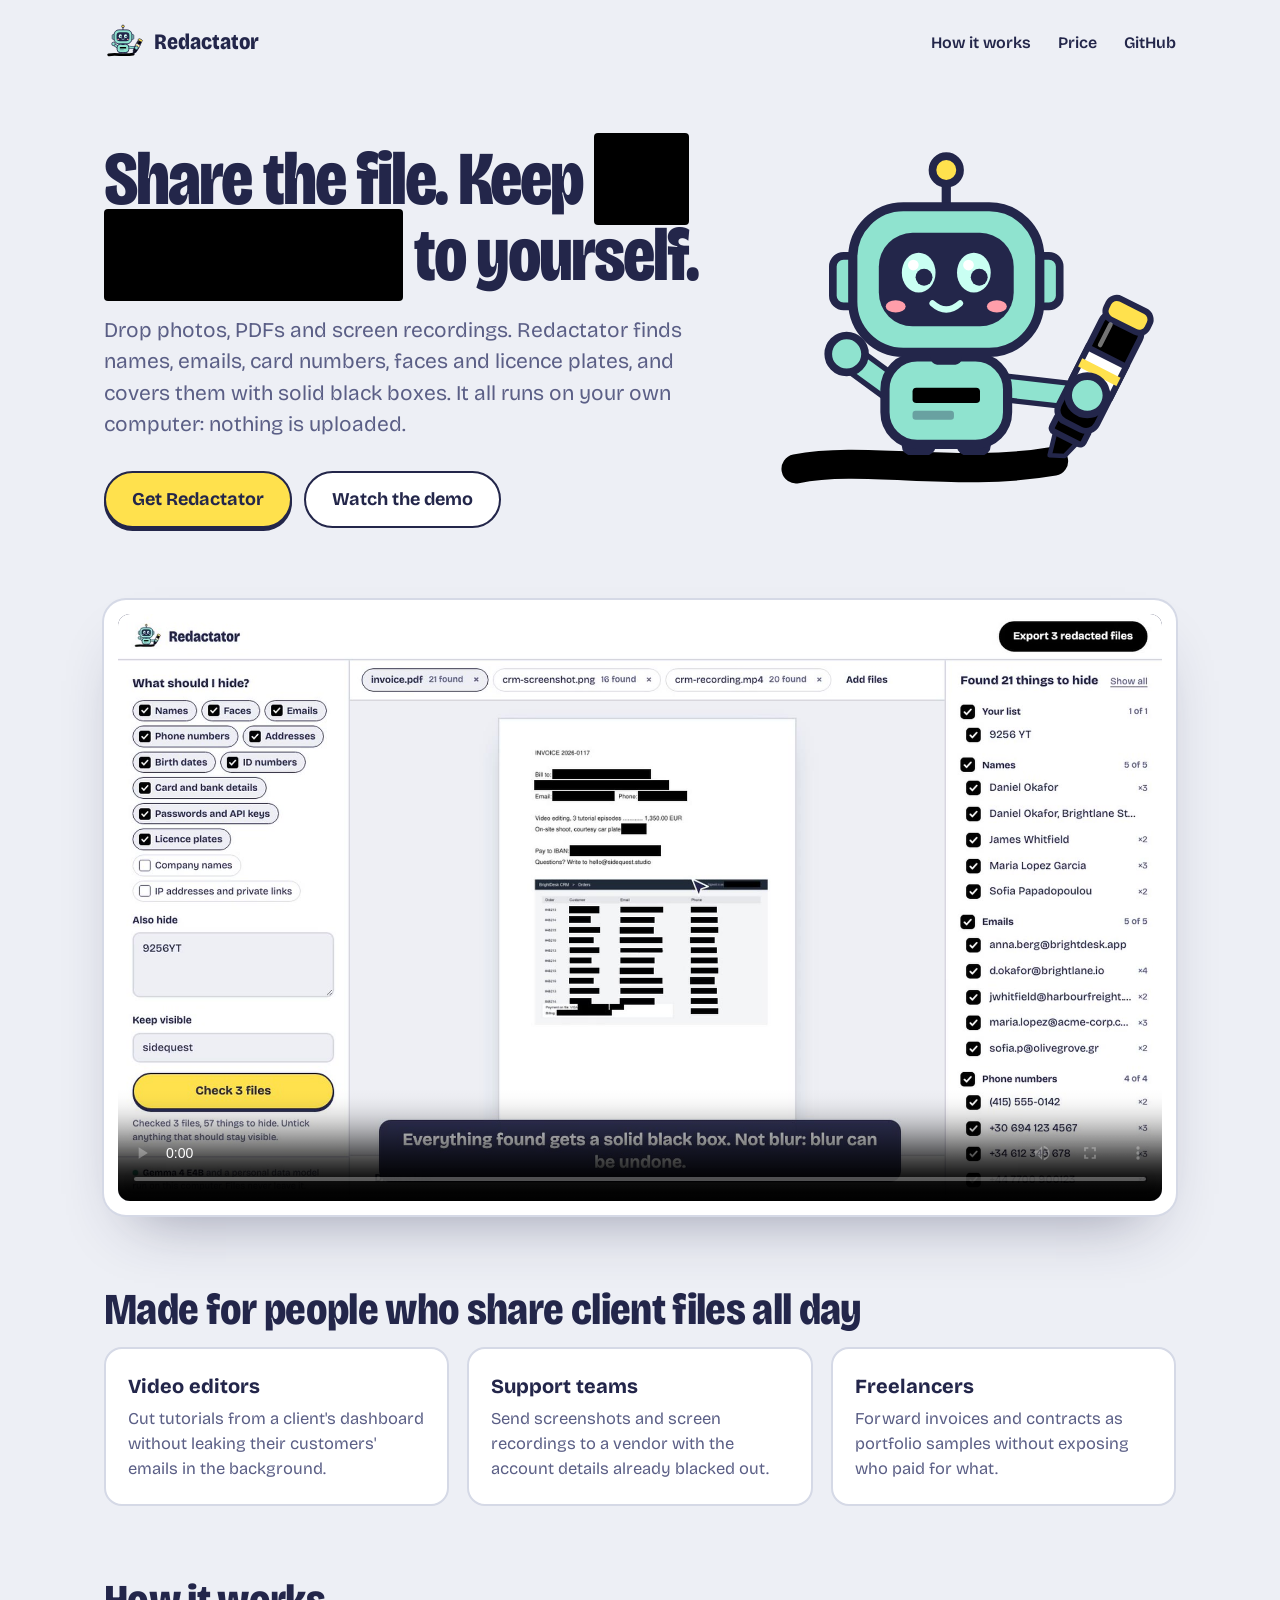
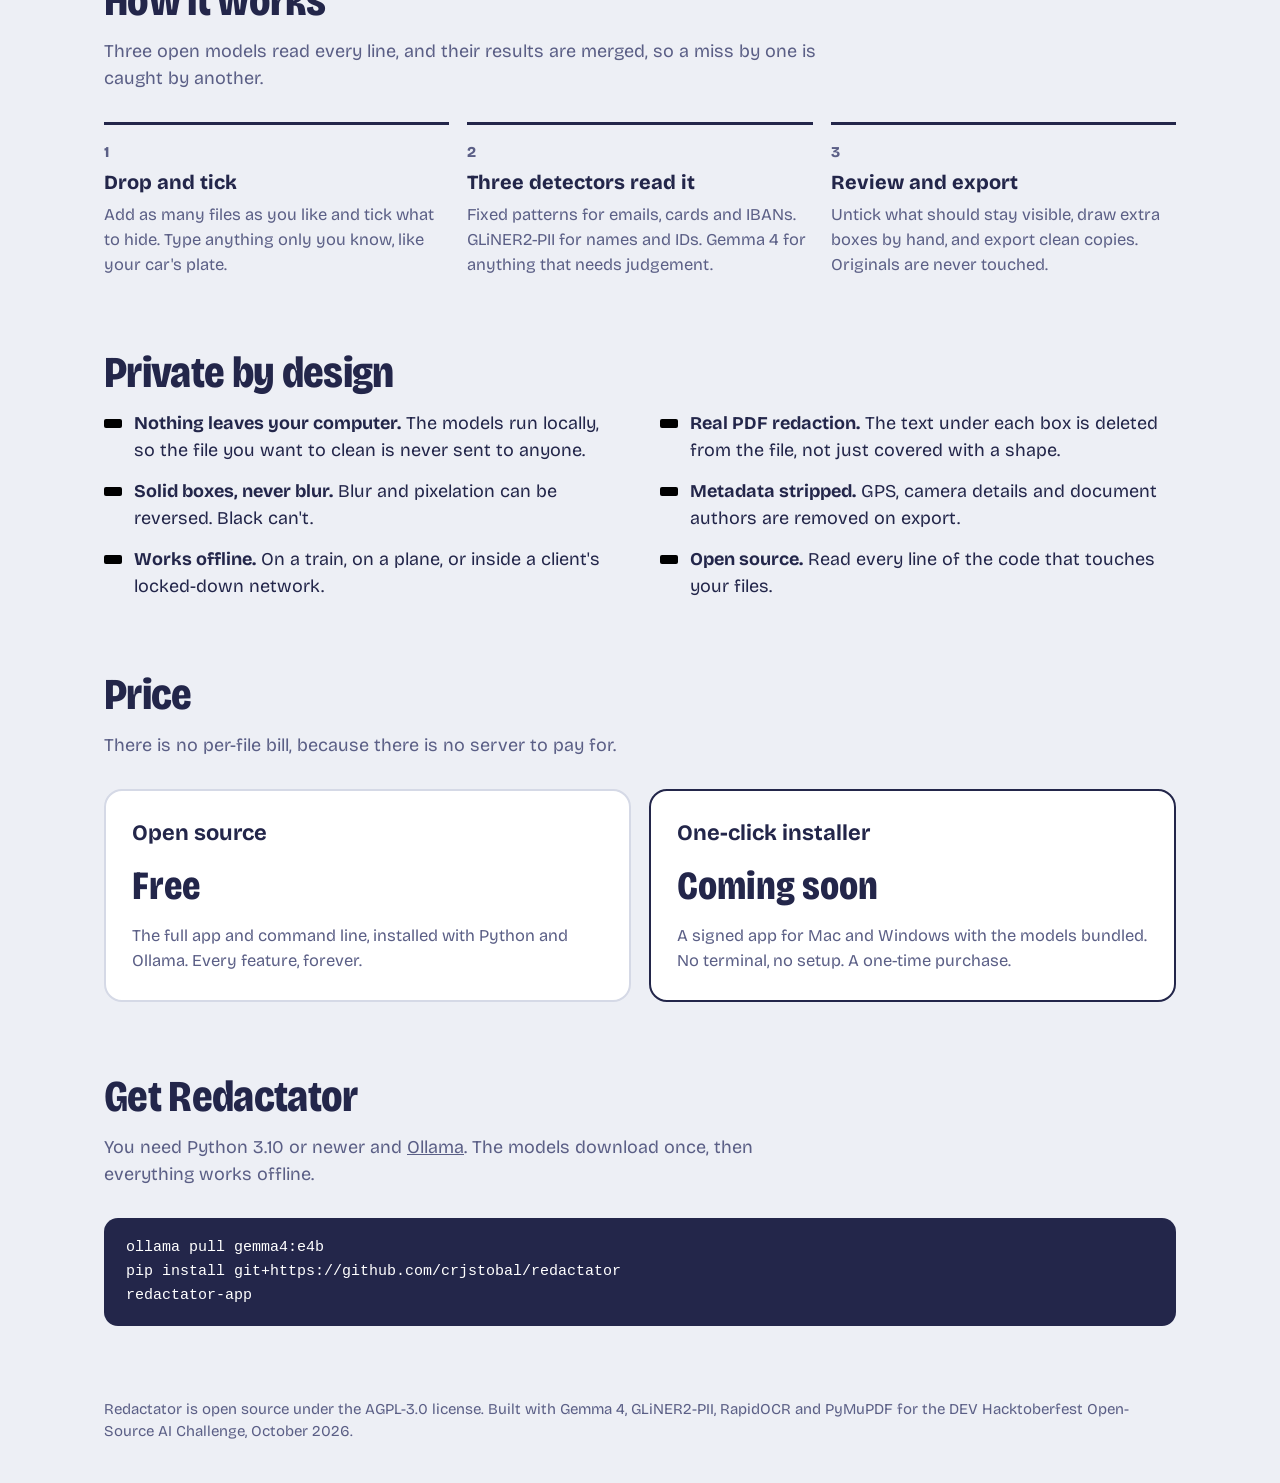
<file: docs/index.html>
<!doctype html>
<html lang="en">
<head>
  <meta charset="utf-8">
  <meta name="viewport" content="width=device-width, initial-scale=1">
  <title>Redactator: black out private data, on your own computer</title>
  <meta name="description" content="Drop photos, PDFs and screen recordings. Redactator finds names, emails, card numbers, faces and plates and covers them with solid black boxes. Nothing is uploaded.">
  <meta property="og:title" content="Redactator">
  <meta property="og:description" content="Black out private data in photos, PDFs and videos. Runs entirely on your computer.">
  <meta property="og:image" content="logo.png">
  <link rel="icon" href="logo.svg" type="image/svg+xml">
  <style>
    @font-face {
      font-family: "Bricolage";
      src: url("fonts/BricolageGrotesque.ttf") format("truetype");
      font-weight: 200 800;
      font-stretch: 75% 100%;
    }
    :root {
      --fog: #EDEFF5;
      --paper: #FFFFFF;
      --navy: #23264A;
      --navy-soft: #5B5F86;
      --line: #D5D9E6;
      --mint: #8FE3CF;
      --hi: #FFE14D;
      --ink: #000000;
      font-family: "Bricolage", ui-sans-serif, system-ui, sans-serif;
      font-size: 18px;
      line-height: 1.5;
      color: var(--navy);
    }
    * { box-sizing: border-box; }
    body { margin: 0; background: var(--fog); }
    a { color: inherit; }
    :focus-visible { outline: 3px solid var(--hi); outline-offset: 3px; border-radius: 6px; }
    .wrap { max-width: 1120px; margin: 0 auto; padding: 0 24px; }

    header { display: flex; align-items: center; justify-content: space-between; padding: 22px 0; }
    .brand { display: flex; align-items: center; gap: 10px; font-weight: 800; font-size: 22px; font-stretch: 85%; text-decoration: none; }
    .brand img { width: 40px; height: 40px; }
    nav a { margin-left: 22px; text-decoration: none; font-weight: 600; font-size: 16px; }
    nav a:hover { text-decoration: underline; text-underline-offset: 4px; }

    .hero { display: grid; grid-template-columns: 1.15fr .85fr; gap: 40px; align-items: center; padding: 40px 0 56px; }
    h1 { font-size: clamp(42px, 6vw, 76px); line-height: 1; font-weight: 800; font-stretch: 78%; letter-spacing: -0.025em; margin: 0 0 22px; }
    /* the one bold move: a phrase in the headline gets redacted, like the product does */
    .bar { background: var(--ink); color: var(--ink); border-radius: 4px; padding: 0 .08em; box-decoration-break: clone; -webkit-box-decoration-break: clone; }
    .lede { font-size: 21px; color: var(--navy-soft); max-width: 34em; margin: 0 0 30px; }
    .cta { display: flex; flex-wrap: wrap; gap: 12px; }
    .btn { display: inline-block; text-decoration: none; font-weight: 700; border-radius: 999px; padding: 13px 26px; border: 2px solid var(--navy); }
    .btn-mark { background: var(--hi); box-shadow: 0 3px 0 var(--navy); }
    .btn-ghost { background: var(--paper); }
    .hero img { width: 100%; max-width: 420px; justify-self: center; }

    .video { background: var(--paper); border-radius: 22px; padding: 14px; box-shadow: 0 0 0 2px var(--line), 0 30px 60px -30px rgba(35,38,74,.45); }
    .video video { display: block; width: 100%; border-radius: 12px; background: var(--navy); }

    section { padding: 72px 0 0; }
    h2 { font-size: clamp(30px, 3.6vw, 44px); line-height: 1.05; font-weight: 800; font-stretch: 82%; letter-spacing: -0.015em; margin: 0 0 14px; }
    .sub { color: var(--navy-soft); max-width: 40em; margin: 0 0 30px; }

    .who { display: grid; grid-template-columns: repeat(3, 1fr); gap: 18px; }
    .who div { background: var(--paper); border: 2px solid var(--line); border-radius: 18px; padding: 22px; }
    .who h3, .steps h3 { margin: 0 0 6px; font-size: 20px; font-weight: 750; }
    .who p, .steps p { margin: 0; color: var(--navy-soft); font-size: 16.5px; }

    .steps { list-style: none; padding: 0; margin: 0; display: grid; grid-template-columns: repeat(3, 1fr); gap: 18px; counter-reset: s; }
    .steps li { counter-increment: s; padding-top: 16px; border-top: 3px solid var(--navy); }
    .steps li::before { content: counter(s); display: block; font-weight: 800; font-size: 15px; color: var(--navy-soft); margin-bottom: 4px; }

    .promise { display: grid; grid-template-columns: repeat(2, 1fr); gap: 14px 40px; margin: 0; padding: 0; list-style: none; }
    .promise li { padding-left: 30px; position: relative; }
    .promise li::before { content: ""; position: absolute; left: 0; top: .5em; width: 18px; height: 9px; background: var(--ink); border-radius: 2px; }
    .promise b { font-weight: 700; }

    .price { display: grid; grid-template-columns: 1fr 1fr; gap: 18px; }
    .plan { background: var(--paper); border: 2px solid var(--line); border-radius: 18px; padding: 26px; }
    .plan.main { border-color: var(--navy); }
    .plan h3 { margin: 0; font-size: 22px; }
    .plan .amount { font-size: 40px; font-weight: 800; font-stretch: 80%; margin: 6px 0 8px; }
    .plan p { margin: 0; color: var(--navy-soft); font-size: 16.5px; }

    pre { background: var(--navy); color: #fff; border-radius: 14px; padding: 18px 22px; overflow-x: auto; font: 15px/1.6 ui-monospace, Menlo, monospace; margin: 0; }
    footer { padding: 72px 0 40px; color: var(--navy-soft); font-size: 15px; }

    @media (max-width: 820px) {
      .hero { grid-template-columns: 1fr; padding-top: 16px; }
      .hero img { max-width: 260px; order: -1; }
      .who, .steps, .price, .promise { grid-template-columns: 1fr; }
      nav a:not(:last-child) { display: none; }
    }
  </style>
</head>
<body>
  <div class="wrap">
    <header>
      <a class="brand" href="./"><img src="logo.svg" alt=""><span>Redactator</span></a>
      <nav>
        <a href="#how">How it works</a>
        <a href="#price">Price</a>
        <a href="https://github.com/crjstobal/redactator">GitHub</a>
      </nav>
    </header>

    <div class="hero">
      <div>
        <h1>Share the file. Keep <span class="bar">the private bits</span> to yourself.</h1>
        <p class="lede">Drop photos, PDFs and screen recordings. Redactator finds names, emails, card numbers, faces and licence plates, and covers them with solid black boxes. It all runs on your own computer: nothing is uploaded.</p>
        <div class="cta">
          <a class="btn btn-mark" href="#get">Get Redactator</a>
          <a class="btn btn-ghost" href="#demo">Watch the demo</a>
        </div>
      </div>
      <img src="logo.svg" alt="Redactator, a small robot holding a big black marker">
    </div>

    <div class="video" id="demo">
      <video src="demo.mp4" poster="demo-poster.jpg" controls preload="metadata" playsinline></video>
    </div>

    <section>
      <h2>Made for people who share client files all day</h2>
      <div class="who">
        <div><h3>Video editors</h3><p>Cut tutorials from a client's dashboard without leaking their customers' emails in the background.</p></div>
        <div><h3>Support teams</h3><p>Send screenshots and screen recordings to a vendor with the account details already blacked out.</p></div>
        <div><h3>Freelancers</h3><p>Forward invoices and contracts as portfolio samples without exposing who paid for what.</p></div>
      </div>
    </section>

    <section id="how">
      <h2>How it works</h2>
      <p class="sub">Three open models read every line, and their results are merged, so a miss by one is caught by another.</p>
      <ol class="steps">
        <li><h3>Drop and tick</h3><p>Add as many files as you like and tick what to hide. Type anything only you know, like your car's plate.</p></li>
        <li><h3>Three detectors read it</h3><p>Fixed patterns for emails, cards and IBANs. GLiNER2-PII for names and IDs. Gemma 4 for anything that needs judgement.</p></li>
        <li><h3>Review and export</h3><p>Untick what should stay visible, draw extra boxes by hand, and export clean copies. Originals are never touched.</p></li>
      </ol>
    </section>

    <section>
      <h2>Private by design</h2>
      <ul class="promise">
        <li><b>Nothing leaves your computer.</b> The models run locally, so the file you want to clean is never sent to anyone.</li>
        <li><b>Real PDF redaction.</b> The text under each box is deleted from the file, not just covered with a shape.</li>
        <li><b>Solid boxes, never blur.</b> Blur and pixelation can be reversed. Black can't.</li>
        <li><b>Metadata stripped.</b> GPS, camera details and document authors are removed on export.</li>
        <li><b>Works offline.</b> On a train, on a plane, or inside a client's locked-down network.</li>
        <li><b>Open source.</b> Read every line of the code that touches your files.</li>
      </ul>
    </section>

    <section id="price">
      <h2>Price</h2>
      <p class="sub">There is no per-file bill, because there is no server to pay for.</p>
      <div class="price">
        <div class="plan">
          <h3>Open source</h3>
          <div class="amount">Free</div>
          <p>The full app and command line, installed with Python and Ollama. Every feature, forever.</p>
        </div>
        <div class="plan main">
          <h3>One-click installer</h3>
          <div class="amount">Coming soon</div>
          <p>A signed app for Mac and Windows with the models bundled. No terminal, no setup. A one-time purchase.</p>
        </div>
      </div>
    </section>

    <section id="get">
      <h2>Get Redactator</h2>
      <p class="sub">You need Python 3.10 or newer and <a href="https://ollama.com/download">Ollama</a>. The models download once, then everything works offline.</p>
      <pre>ollama pull gemma4:e4b
pip install git+https://github.com/crjstobal/redactator
redactator-app</pre>
    </section>

    <footer>
      Redactator is open source under the AGPL-3.0 license. Built with Gemma 4, GLiNER2-PII, RapidOCR and PyMuPDF for the DEV Hacktoberfest Open-Source AI Challenge, October 2026.
    </footer>
  </div>
</body>
</html>
</file>
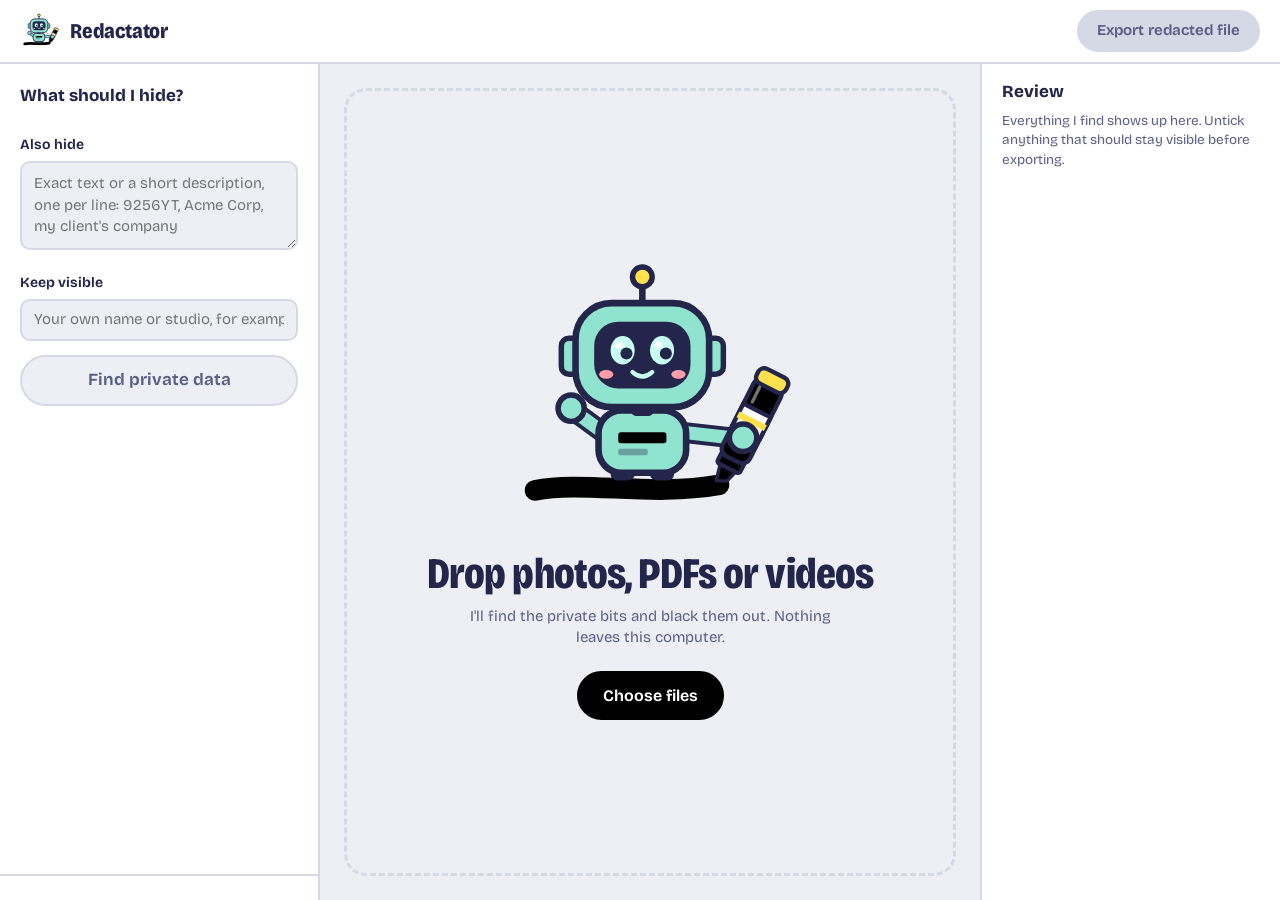
<file: redactator/app/web/index.html>
<!doctype html>
<html lang="en">
<head>
  <meta charset="utf-8">
  <meta name="viewport" content="width=device-width, initial-scale=1">
  <title>Redactator</title>
  <link rel="stylesheet" href="style.css">
</head>
<body>
  <header class="bar">
    <div class="brand">
      <img src="logo.svg" alt="" width="40" height="40">
      <span>Redactator</span>
    </div>
    <button class="btn btn-ink" id="exportBtn" disabled>Export redacted file</button>
  </header>

  <aside class="side">
    <div class="side-scroll">
      <section class="ask">
        <h2 class="h">What should I hide?</h2>
        <div class="cats" id="cats" role="group" aria-label="Kinds of data to hide"></div>

        <label class="h2" for="also">Also hide</label>
        <textarea id="also" rows="3" spellcheck="false" placeholder="Exact text or a short description, one per line: 9256YT, Acme Corp, my client's company"></textarea>

        <label class="h2" for="keep">Keep visible</label>
        <input id="keep" type="text" spellcheck="false" placeholder="Your own name or studio, for example">

        <button class="btn btn-mark" id="findBtn" disabled>Find private data</button>
        <p class="status" id="status" aria-live="polite"></p>
      </section>

    </div>
    <footer class="engine" id="engine"></footer>
  </aside>

  <main class="stage" id="stage">
    <nav class="files" id="files" hidden aria-label="Files"></nav>

    <div class="drop" id="drop">
      <img src="logo.svg" alt="Redactator robot holding a big black marker" class="hero">
      <h1 id="dropTitle">Drop photos, PDFs or videos</h1>
      <p id="dropText">I'll find the private bits and black them out. Nothing leaves this computer.</p>
      <button class="btn btn-ink" id="chooseBtn">Choose files</button>
    </div>

    <div class="viewer" id="viewer" hidden>
      <div class="canvas" id="canvas">
        <div class="page" id="page">
          <img id="pageImg" alt="Preview of the file with redactions">
          <div class="boxes" id="boxes"></div>
        </div>
      </div>
      <div class="pager">
        <button type="button" class="btn btn-ghost" id="drawBtn" aria-pressed="false">Draw a box</button>
        <div class="nav" id="nav">
          <button type="button" class="btn btn-ghost" id="prevBtn" aria-label="Previous">&lsaquo;</button>
          <input type="range" id="scrub" min="0" max="0" value="0" aria-label="Page or frame">
          <span id="where"></span>
          <button type="button" class="btn btn-ghost" id="nextBtn" aria-label="Next">&rsaquo;</button>
        </div>
      </div>
    </div>
  </main>

  <aside class="review" aria-label="Things to hide">
    <section class="found" id="found">
      <div class="found-head">
        <h2 class="h" id="foundTitle">Review</h2>
        <button type="button" class="link" id="allToggle" hidden>Show all</button>
      </div>
      <p class="empty" id="emptyNote">Everything I find shows up here. Untick anything that should stay visible before exporting.</p>
      <ul id="findings"></ul>
    </section>
  </aside>

  <div class="toast" id="toast" role="status" hidden></div>

  <script src="app.js"></script>
</body>
</html>
</file>
<file: redactator/app/web/style.css>
@font-face {
  font-family: "Bricolage";
  src: url("fonts/BricolageGrotesque.ttf") format("truetype");
  font-weight: 200 800;
  font-stretch: 75% 100%;
}

:root {
  --fog: #EDEFF5;
  --paper: #FFFFFF;
  --navy: #23264A;
  --navy-soft: #5B5F86;
  --line: #D5D9E6;
  --mint: #8FE3CF;
  --mint-deep: #3FAF96;
  --hi: #FFE14D;
  --ink: #000000;
  --pink: #FF9EAA;
  --check: url("data:image/svg+xml,%3Csvg xmlns='http://www.w3.org/2000/svg' viewBox='0 0 16 16'%3E%3Cpath d='M3.6 8.4l2.9 2.9 5.9-6.6' fill='none' stroke='white' stroke-width='2.4' stroke-linecap='round' stroke-linejoin='round'/%3E%3C/svg%3E");
  --dash: url("data:image/svg+xml,%3Csvg xmlns='http://www.w3.org/2000/svg' viewBox='0 0 16 16'%3E%3Cpath d='M4 8h8' stroke='white' stroke-width='2.4' stroke-linecap='round'/%3E%3C/svg%3E");
  --radius-lg: 22px;
  --radius-sm: 10px;
  --side: 320px;
  --review: 300px;
  font-family: "Bricolage", ui-sans-serif, system-ui, sans-serif;
  font-size: 15px;
  line-height: 1.45;
  color: var(--navy);
}

* { box-sizing: border-box; }
[hidden] { display: none !important; }

html, body { height: 100%; margin: 0; }

body {
  background: var(--fog);
  display: grid;
  grid-template-columns: var(--side) 1fr var(--review);
  grid-template-rows: 64px 1fr;
  grid-template-areas: "bar bar bar" "side stage review";
  overflow: hidden;
}

button { font: inherit; color: inherit; cursor: pointer; }
button:disabled { cursor: not-allowed; }
:focus-visible { outline: 3px solid var(--hi); outline-offset: 2px; border-radius: 6px; }

/* top bar */
.bar {
  grid-area: bar;
  display: flex;
  align-items: center;
  gap: 16px;
  padding: 0 20px;
  border-bottom: 2px solid var(--line);
  background: var(--paper);
}
.brand { display: flex; align-items: center; gap: 10px; font-weight: 800; font-size: 21px; font-stretch: 85%; letter-spacing: -0.01em; }
.bar .btn-ink { margin-left: auto; }

/* buttons */
.btn {
  border: 2px solid var(--navy);
  border-radius: 999px;
  padding: 8px 18px;
  font-weight: 650;
  background: var(--paper);
  transition: transform .08s ease;
}
.btn:active:not(:disabled) { transform: translateY(1px); }
.btn-ink { background: var(--ink); color: #fff; border-color: var(--ink); }
.btn-ink:disabled { background: var(--line); border-color: var(--line); color: var(--navy-soft); }
.btn-mark {
  width: 100%;
  margin-top: 14px;
  padding: 11px 18px;
  font-size: 17px;
  background: var(--hi);
  box-shadow: 0 3px 0 var(--navy);
}
.btn-mark:disabled { background: var(--fog); box-shadow: none; color: var(--navy-soft); border-color: var(--line); }
.btn-ghost { border-color: transparent; background: transparent; padding: 6px 12px; }
.btn-ghost:hover { background: var(--fog); }
.btn-ghost:disabled { opacity: .4; background: transparent; }
.btn-ghost[aria-pressed="true"] { background: var(--hi); border-color: var(--navy); }
.link { border: 0; background: none; padding: 0; text-decoration: underline; text-underline-offset: 3px; color: var(--navy-soft); font-size: 13px; }

/* sidebar */
.side {
  grid-area: side;
  display: flex;
  flex-direction: column;
  min-height: 0;
  background: var(--paper);
  border-right: 2px solid var(--line);
}
.side-scroll { flex: 1; min-height: 0; overflow: auto; }
.ask { padding: 20px 20px 16px; }
.h { display: block; font-size: 17px; font-weight: 750; margin: 0 0 10px; }
.h2 { display: block; font-size: 14px; font-weight: 650; margin: 16px 0 6px; }

.cats { display: flex; flex-wrap: wrap; gap: 6px; }
.cat { position: relative; }
.cat input { position: absolute; opacity: 0; inset: 0; margin: 0; cursor: pointer; }
.cat span {
  display: inline-flex;
  align-items: center;
  gap: 6px;
  border: 1.5px solid var(--line);
  border-radius: 999px;
  padding: 4px 11px 4px 8px;
  font-size: 13.5px;
  background: var(--paper);
  user-select: none;
}
.cat span::before {
  content: "";
  width: 14px;
  height: 14px;
  background-size: 100% 100%;
  border-radius: 3px;
  border: 1.5px solid var(--navy-soft);
  background: var(--paper);
}
.cat input:checked + span { border-color: var(--navy); background: var(--fog); font-weight: 600; }
.cat input:checked + span::before { background: var(--ink) var(--check) center / 100% 100%; border-color: var(--ink); }
.cat input:focus-visible + span { outline: 3px solid var(--hi); outline-offset: 2px; }
.cat input:disabled + span { opacity: .55; }

input[type="text"] {
  width: 100%;
  font: inherit;
  font-size: 15px;
  color: var(--navy);
  border: 2px solid var(--line);
  border-radius: var(--radius-sm);
  padding: 8px 12px;
  background: var(--fog);
}
input[type="text"]:focus { border-color: var(--navy); background: var(--paper); outline: none; }
textarea {
  width: 100%;
  resize: vertical;
  font: inherit;
  font-size: 15px;
  color: var(--navy);
  border: 2px solid var(--line);
  border-radius: var(--radius-sm);
  padding: 10px 12px;
  background: var(--fog);
}
textarea:focus { border-color: var(--navy); background: var(--paper); outline: none; }

.status { min-height: 1.45em; margin: 10px 0 0; font-size: 13px; color: var(--navy-soft); }
.status.busy::before {
  content: "";
  display: inline-block;
  width: 26px;
  height: 8px;
  margin-right: 8px;
  vertical-align: middle;
  border-radius: 4px;
  background: linear-gradient(90deg, var(--ink) 50%, transparent 50%) 0 0 / 200% 100%;
  animation: swipe 1s linear infinite;
}
.status.error { color: #B3261E; }
@keyframes swipe { from { background-position: 100% 0; } to { background-position: 0 0; } }

/* findings */
.review { grid-area: review; min-height: 0; overflow: auto; background: var(--paper); border-left: 2px solid var(--line); }
.found { display: flex; flex-direction: column; }
.empty { margin: 0; padding: 0 20px; font-size: 13.5px; color: var(--navy-soft); }
.found-head { display: flex; align-items: baseline; justify-content: space-between; padding: 16px 20px 6px; }
.found-head .h { margin: 0; }
#findings { list-style: none; margin: 0; padding: 0 12px 16px; }
.group { display: flex; align-items: center; justify-content: space-between; padding: 14px 8px 4px; font-size: 13.5px; font-weight: 650; }
.group .g { display: flex; align-items: center; gap: 10px; cursor: pointer; }
.group .n { font-size: 12px; font-weight: 500; color: var(--navy-soft); }
.item {
  display: grid;
  grid-template-columns: 22px 1fr auto;
  align-items: center;
  gap: 10px;
  padding: 7px 8px;
  border-radius: var(--radius-sm);
  cursor: pointer;
}
.item:hover, .item.hot { background: var(--fog); }
.item input, .group input { appearance: none; flex-shrink: 0; width: 20px; height: 20px; margin: 0; border: 2px solid var(--navy); border-radius: 5px; background: var(--paper); cursor: pointer; }
.item input:checked, .group input:checked { background: var(--ink) var(--check) center / 100% 100%; border-color: var(--ink); }
.group input:indeterminate { background: var(--navy-soft) var(--dash) center / 100% 100%; border-color: var(--navy-soft); }
.item { padding-left: 16px; }
.item .t { overflow: hidden; text-overflow: ellipsis; white-space: nowrap; }
.item.off .t { color: var(--navy-soft); text-decoration: line-through; text-decoration-color: var(--pink); text-decoration-thickness: 2px; }
.item .n { font-size: 12px; color: var(--navy-soft); }
.item .x { border: 0; background: none; font-size: 16px; padding: 0 4px; color: var(--navy-soft); }

.engine { padding: 12px 20px; font-size: 12.5px; color: var(--navy-soft); border-top: 2px solid var(--line); }
.engine b { color: var(--navy); font-weight: 650; }
.engine .dot { display: inline-block; width: 8px; height: 8px; border-radius: 50%; margin-right: 6px; background: var(--mint-deep); }
.engine .dot.off { background: var(--pink); }
.engine code { font-size: 12px; background: var(--fog); padding: 1px 5px; border-radius: 4px; }

/* stage */
.stage { grid-area: stage; display: flex; flex-direction: column; min-width: 0; min-height: 0; }
.files {
  display: flex;
  gap: 6px;
  align-items: center;
  padding: 10px 16px;
  overflow-x: auto;
  border-bottom: 2px solid var(--line);
  background: var(--paper);
}
.tab {
  display: inline-flex;
  align-items: center;
  gap: 8px;
  max-width: 260px;
  padding: 5px 6px 5px 12px;
  border: 1.5px solid var(--line);
  border-radius: 999px;
  background: var(--paper);
  font-size: 13.5px;
  white-space: nowrap;
  flex-shrink: 0;
}
.tab[aria-current="true"] { border-color: var(--navy); background: var(--fog); font-weight: 600; }
.tab .name { overflow: hidden; text-overflow: ellipsis; }
.tab .state { font-size: 12px; font-weight: 500; color: var(--navy-soft); }
.tab .state.reading::before { content: ""; display: inline-block; width: 14px; height: 5px; margin-right: 5px; vertical-align: middle; border-radius: 3px; background: linear-gradient(90deg, var(--ink) 50%, transparent 50%) 0 0 / 200% 100%; animation: swipe 1s linear infinite; }
.tab .state.error { color: #B3261E; }
.tab .x { border: 0; background: none; padding: 0 6px; font-size: 15px; color: var(--navy-soft); line-height: 1; }
.add { flex-shrink: 0; font-size: 13.5px; padding: 5px 12px; }
.drop {
  position: relative;
  flex: 1;
  margin: 24px;
  border: 3px dashed var(--line);
  border-radius: var(--radius-lg);
  display: flex;
  flex-direction: column;
  align-items: center;
  justify-content: center;
  text-align: center;
  padding: 24px;
  transition: border-color .15s, background .15s;
}
.drop.over { border-color: var(--navy); background: #FFFBE0; }
.drop .hero { width: min(300px, 40vh); height: auto; }
.drop h1 { font-size: clamp(28px, 3.4vw, 44px); line-height: 1.05; font-weight: 800; font-stretch: 80%; letter-spacing: -0.02em; margin: 8px 0 8px; }
.drop p { margin: 0 0 22px; color: var(--navy-soft); max-width: 40ch; }
.drop .btn { padding: 11px 24px; font-size: 16px; }

.viewer { flex: 1; min-height: 0; display: flex; flex-direction: column; }
.canvas { flex: 1; min-height: 0; display: flex; align-items: center; justify-content: center; padding: 24px; overflow: auto; }
.page { position: relative; box-shadow: 0 0 0 2px var(--line), 0 16px 40px -18px rgba(35, 38, 74, .35); background: var(--paper); line-height: 0; }
.page img { display: block; max-width: 100%; max-height: calc(100vh - 64px - 64px - 58px - 48px); user-select: none; -webkit-user-drag: none; }
.boxes { position: absolute; inset: 0; }
.boxes.drawing { cursor: crosshair; }
.box { position: absolute; background: var(--ink); }
.box.off { background: rgba(255, 225, 77, .18); outline: 2px dashed #C9A800; }
.box.hot { outline: 3px solid var(--hi); outline-offset: 1px; }
.box.ghost { background: rgba(0, 0, 0, .55); outline: 2px solid var(--hi); }
.boxes.reveal .box:not(.off) { animation: stroke .45s cubic-bezier(.3, .7, .3, 1) backwards; animation-delay: var(--d, 0ms); }
@keyframes stroke { from { clip-path: inset(0 100% 0 0 round 3px); } to { clip-path: inset(0 0 0 0); } }

.pager { height: 64px; display: flex; align-items: center; gap: 12px; padding: 0 20px; border-top: 2px solid var(--line); background: var(--paper); }
.nav { margin-left: auto; display: flex; align-items: center; gap: 8px; }
.nav[hidden] { display: none; }
#scrub { width: min(380px, 30vw); accent-color: var(--navy); }
#where { min-width: 92px; font-variant-numeric: tabular-nums; color: var(--navy-soft); font-size: 13px; text-align: right; }

.toast {
  position: fixed;
  left: 50%;
  bottom: 84px;
  transform: translateX(-50%);
  background: var(--navy);
  color: #fff;
  padding: 10px 14px 10px 18px;
  border-radius: 999px;
  display: flex;
  align-items: center;
  gap: 12px;
  box-shadow: 0 10px 30px -10px rgba(35, 38, 74, .5);
}
.toast .link { color: var(--hi); font-size: 14px; }

@media (prefers-reduced-motion: reduce) {
  .boxes.reveal .box { animation: none !important; }
  .status.busy::before, .tab .state.reading::before { animation: none; background: var(--ink); }
}
</file>
